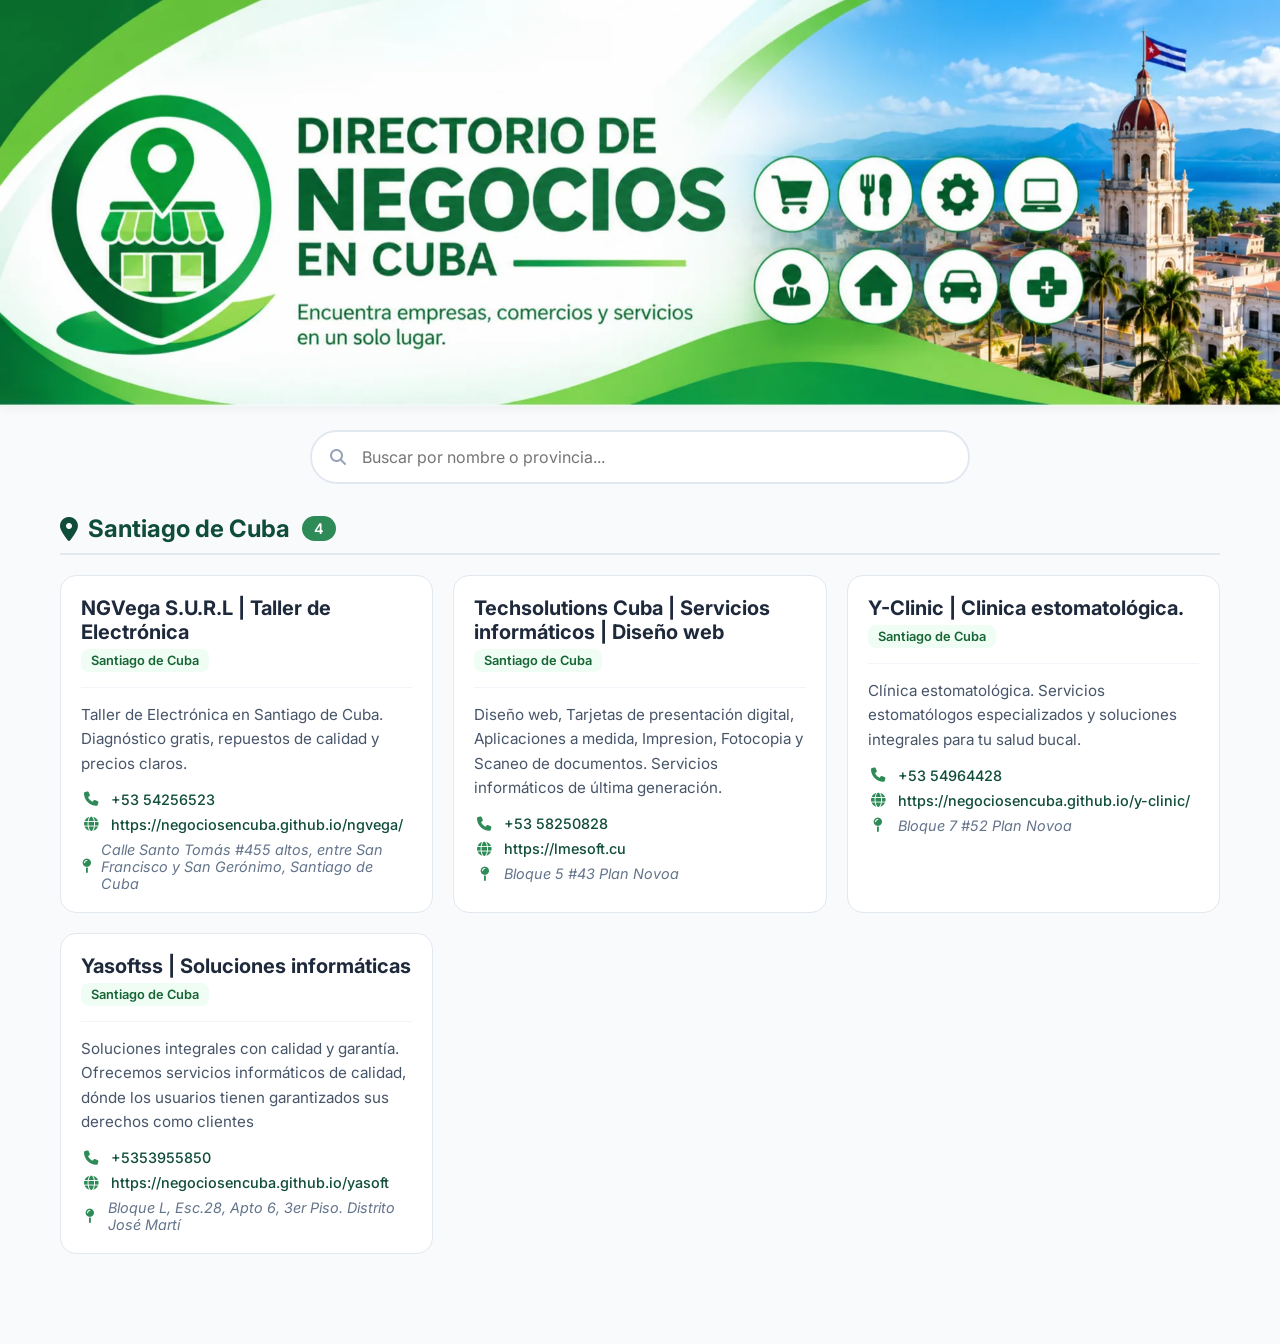
<file: index.html>
<!DOCTYPE html>
<html lang="es">
<head>
    <meta charset="UTF-8">
    <meta name="viewport" content="width=device-width, initial-scale=1.0">
    <title>Directorio de Negocios en Cuba | Encuentra servicios por provincia</title>
    <meta name="description" content="Directorio de negocios en Cuba organizado por provincia. Encuentra servicios, tiendas, clínicas, informática y más en Santiago de Cuba." />
    <meta name="keywords" content="Taller de Electrónica, Santiago de Cuba, Diseño web, Aplicaciones, Tarjetas digitales, Impresión, Fotocopias, Escaneo, Servicios técnicos informáticos y Copiado de memorias USB, servicios estomatólogos especializados. Puentes fijos" />
    <link rel="canonical" href="https://negociosencuba.github.io/" />
    <meta property="og:title" content="Directorio de Negocios en Cuba" />
    <meta property="og:description" content="Directorio de negocios cubanos organizado por provincia." />
    <meta property="og:type" content="website" />
    <meta property="og:url" content="https://negociosencuba.github.io/" />
    <link href="https://fonts.googleapis.com/css2?family=Inter:wght@400;600;700&display=swap" rel="stylesheet">
    <link rel="stylesheet" href="https://cdnjs.cloudflare.com/ajax/libs/font-awesome/6.4.0/css/all.min.css">
    
    <script type="application/ld+json">
{
  "@context": "https://schema.org",
  "@type": "ItemList",
  "name": "Directorio de Negocios en Cuba",
  "description": "Directorio de negocios cubanos organizado por provincia. Encuentra servicios, tiendas y más.",
  "url": "https://negociosencuba.github.io/",
  "numberOfItems": 4,
  "itemListElement": [
    {
      "@type": "ListItem",
      "position": 1,
      "item": {
        "@type": "LocalBusiness",
        "name": "NGVega S.U.R.L",
        "description": "En NGVega S.U.R.L reparamos celulares, pantallas, baterías, cámaras y problemas de carga. Diagnóstico gratis, repuestos de calidad y precios claros.",
        "telephone": "+53 54256523",
        "url": "https://negociosencuba.github.io/ngvega/",
        "address": {
          "@type": "PostalAddress",
          "streetAddress": "Calle Santo Tomás #455 altos, entre San Francisco y San Gerónimo, Santiago de Cuba",
          "addressLocality": "Santiago de Cuba",
          "addressCountry": "CU"
        }
      }
    },
    {
      "@type": "ListItem",
      "position": 2,
      "item": {
        "@type": "LocalBusiness",
        "name": "TechSolutions-Cuba",
        "description": "Techsolutions Cuba ofrece servicios de Diseño web, Tarjetas de presentación digital, Aplicaciones, Impresión, fotocopias y escaneo de documentos.",
        "telephone": "+53 58250828",
        "url": "https://lmesoft.cu",
        "address": {
          "@type": "PostalAddress",
          "streetAddress": "Bloque 5 #43 Plan Novoa",
          "addressLocality": "Santiago de Cuba",
          "addressCountry": "CU"
        }
      }
    },
    {
      "@type": "ListItem",
      "position": 3,
      "item": {
        "@type": "LocalBusiness",
        "name": "Y-Clinic",
        "description": "Y-Clinic ofrece servicios estomatólogos especializados. Puentes fijos, reconstrucciones, amalgamas y muchos más.",
        "telephone": "+53 54964428",
        "url": "https://negociosencuba.github.io/y-clinic/",
        "address": {
          "@type": "PostalAddress",
          "streetAddress": "Bloque 7 #52 Plan Novoa",
          "addressLocality": "Santiago de Cuba",
          "addressCountry": "CU"
        }
      }
    },
    {
      "@type": "ListItem",
      "position": 4,
      "item": {
        "@type": "LocalBusiness",
        "name": "Yasoft | Soluciones Seguras",
        "description": "Servicios informáticos de calidad.",
        "telephone": "+5353955850",
        "url": "https://negociosencuba.github.io/yasoft",
        "address": {
          "@type": "PostalAddress",
          "streetAddress": "Bloque L, Esc.28, Apto 6, 3er Piso. Distrito José Martí",
          "addressLocality": "Santiago de Cuba",
          "addressCountry": "CU"
        }
      }
    }
  ]
}
    </script>
    
    <style>
        :root { --p: #0F4C3A; --a: #2E8B57; --bg: #F8FAFC; --w: #ffffff; }
        * { box-sizing: border-box; margin: 0; padding: 0; font-family: 'Inter', sans-serif; }
        body { background: var(--bg); color: #334155; padding-bottom: 50px; }
        .hero { background: var(--w); padding: 0; text-align: center; box-shadow: 0 2px 10px rgba(0,0,0,0.05); margin-bottom: 24px; overflow: hidden; }
        .hero-banner { display: block; width: 100%; height: auto; max-width: 100%; object-fit: contain; object-position: center; }
        .search-box { max-width: 700px; margin: 0 auto 30px; position: relative; padding: 0 20px; }
        .search-box input { width: 100%; padding: 15px 20px 15px 50px; border-radius: 50px; border: 2px solid #E2E8F0; font-size: 1rem; transition: 0.3s; background: white; }
        .search-box input:focus { border-color: var(--a); outline: none; }
        .search-box i { position: absolute; left: 40px; top: 50%; transform: translateY(-50%); color: #94A3B8; }
        @media (max-width: 700px) { .hero-banner { width: 100%; height: auto; object-fit: contain; } .search-box { margin-bottom: 24px; } }
        .container { max-width: 1200px; margin: 0 auto; padding: 0 20px; }
        .province-block { margin-bottom: 40px; animation: fade 0.5s ease; }
        .province-title { display: flex; align-items: center; gap: 12px; margin-bottom: 20px; padding-bottom: 10px; border-bottom: 2px solid #E2E8F0; }
        .province-title h2 { color: var(--p); font-size: 1.5rem; display: flex; align-items: center; gap: 10px; }
        .count { background: var(--a); color: white; padding: 4px 12px; border-radius: 20px; font-weight: 600; font-size: 0.9rem; }
        .biz-grid { display: grid; grid-template-columns: repeat(auto-fill, minmax(280px, 1fr)); gap: 20px; }
        .biz-card { background: var(--w); border-radius: 16px; padding: 20px; border: 1px solid #E2E8F0; transition: transform 0.2s, box-shadow 0.2s; }
        .biz-card:hover { transform: translateY(-5px); box-shadow: 0 10px 20px rgba(0,0,0,0.05); border-color: var(--a); }
        .biz-header { margin-bottom: 15px; padding-bottom: 15px; border-bottom:1px solid #F1F5F9; }
        .biz-title { font-weight: 700; font-size: 1.25rem; color: #1E293B; margin-bottom: 5px; }
        .biz-prov { display: inline-block; background: #F0FDF4; color: #166534; padding: 4px 10px; border-radius: 8px; font-size: 0.8rem; font-weight: 600; }
        .biz-body { font-size: 0.95rem; color: #475569; }
        .biz-desc { margin-bottom: 15px; line-height: 1.6; min-height: 3.5em; }
        .biz-meta { display: flex; flex-direction: column; gap: 8px; margin-top: 15px; }
        .meta-item { display: flex; align-items: center; gap: 10px; color: #64748B; font-size: 0.9rem; }
        .meta-item i { color: var(--a); width: 20px; text-align: center; }
        .meta-item a { color: var(--p); text-decoration: none; font-weight: 500; transition: 0.2s; }
        .meta-item a:hover { color: var(--a); text-decoration: underline; }
        .no-results { text-align: center; padding: 40px; color: #94A3B8; display: none; }
        @keyframes fade { from{opacity:0;transform:translateY(10px);} to{opacity:1;transform:translateY(0);} }
    </style>
</head>
<body>
    <header class="hero">
        <img class="hero-banner" src="banner-directorio.webp" alt="Directorio de Negocios en Cuba - Encuentra servicios por provincia" loading="lazy" />
    </header>
    <div class="search-box">
        <i class="fas fa-search"></i><input type="text" id="searchInput" placeholder="Buscar por nombre o provincia...">
    </div>
    <div class="container" id="mainContainer">
        
                    <section class="province-block">
                        <div class="province-title">
                            <h2><i class="fas fa-map-marker-alt"></i> Santiago de Cuba</h2>
                            <span class="count">4</span>
                        </div>
                        <div class="biz-grid">
                    <div class="biz-card">
                        <div class="biz-header">
                            <div class="biz-title">NGVega S.U.R.L | Taller de Electrónica</div>
                            <div class="biz-prov">Santiago de Cuba</div>
                        </div>
                        <div class="biz-body">
                            <p class="biz-desc">Taller de Electrónica en Santiago de Cuba. Diagnóstico gratis, repuestos de calidad y precios claros.</p>
                            <div class="biz-meta">
                                <div class="meta-item"><i class="fas fa-phone"></i> <a href="tel:+53 54256523" rel="nofollow">+53 54256523</a></div>
                                <div class="meta-item"><i class="fas fa-globe"></i> <a href="https://negociosencuba.github.io/ngvega/" target="_blank" rel="nofollow">https://negociosencuba.github.io/ngvega/</a></div>
                                <div class="meta-item"><i class="fas fa-map-pin"></i> <address style="display:inline;">Calle Santo Tomás #455 altos, entre San Francisco y San Gerónimo, Santiago de Cuba</address></div>
                            </div>
                        </div>
                    </div>
                
                    <div class="biz-card">
                        <div class="biz-header">
                            <div class="biz-title">Techsolutions Cuba | Servicios informáticos | Diseño web</div>
                            <div class="biz-prov">Santiago de Cuba</div>
                        </div>
                        <div class="biz-body">
                            <p class="biz-desc">Diseño web, Tarjetas de presentación digital, Aplicaciones a medida, Impresion, Fotocopia y Scaneo de documentos. Servicios informáticos de última generación.</p>
                            <div class="biz-meta">
                                <div class="meta-item"><i class="fas fa-phone"></i> <a href="tel:+53 58250828" rel="nofollow">+53 58250828</a></div>
                                <div class="meta-item"><i class="fas fa-globe"></i> <a href="https://lmesoft.cu" target="_blank" rel="nofollow">https://lmesoft.cu</a></div>
                                <div class="meta-item"><i class="fas fa-map-pin"></i> <address style="display:inline;">Bloque 5 #43 Plan Novoa</address></div>
                            </div>
                        </div>
                    </div>
                
                    <div class="biz-card">
                        <div class="biz-header">
                            <div class="biz-title">Y-Clinic | Clinica estomatológica.</div>
                            <div class="biz-prov">Santiago de Cuba</div>
                        </div>
                        <div class="biz-body">
                            <p class="biz-desc">Clínica estomatológica. Servicios estomatólogos especializados y soluciones integrales para tu salud bucal.</p>
                            <div class="biz-meta">
                                <div class="meta-item"><i class="fas fa-phone"></i> <a href="tel:+53 54964428" rel="nofollow">+53 54964428</a></div>
                                <div class="meta-item"><i class="fas fa-globe"></i> <a href="https://negociosencuba.github.io/y-clinic/" target="_blank" rel="nofollow">https://negociosencuba.github.io/y-clinic/</a></div>
                                <div class="meta-item"><i class="fas fa-map-pin"></i> <address style="display:inline;">Bloque 7 #52 Plan Novoa</address></div>
                            </div>
                        </div>
                    </div>
                
                    <div class="biz-card">
                        <div class="biz-header">
                            <div class="biz-title">Yasoftss | Soluciones informáticas</div>
                            <div class="biz-prov">Santiago de Cuba</div>
                        </div>
                        <div class="biz-body">
                            <p class="biz-desc">Soluciones integrales con calidad y garantía. Ofrecemos servicios informáticos de calidad, dónde los usuarios tienen garantizados sus derechos como clientes</p>
                            <div class="biz-meta">
                                <div class="meta-item"><i class="fas fa-phone"></i> <a href="tel:+5353955850" rel="nofollow">+5353955850</a></div>
                                <div class="meta-item"><i class="fas fa-globe"></i> <a href="https://negociosencuba.github.io/yasoft" target="_blank" rel="nofollow">https://negociosencuba.github.io/yasoft</a></div>
                                <div class="meta-item"><i class="fas fa-map-pin"></i> <address style="display:inline;">Bloque L, Esc.28, Apto 6, 3er Piso. Distrito José Martí</address></div>
                            </div>
                        </div>
                    </div>
                </div>
                    </section>
                
    </div>
    <div id="noResults" class="no-results"><h3>No se encontraron resultados</h3></div>

    <script>
        const searchInput = document.getElementById('searchInput');
        const container = document.getElementById('mainContainer');
        const noResults = document.getElementById('noResults');
        
        searchInput.addEventListener('input', function() {
            const term = this.value.toLowerCase().trim();
            const blocks = document.querySelectorAll('.province-block');
            let visibleCount = 0;

            blocks.forEach(block => {
                const cards = block.querySelectorAll('.biz-card');
                let hasVisibleCards = false;

                cards.forEach(card => {
                    const text = card.innerText.toLowerCase();
                    const match = text.includes(term);
                    card.style.display = match ? 'block' : 'none';
                    if (match) hasVisibleCards = true;
                });

                block.style.display = hasVisibleCards ? 'block' : 'none';
                if (hasVisibleCards) visibleCount++;
            });

            noResults.style.display = (visibleCount === 0 && term !== '') ? 'block' : 'none';
        });
    </script>
</body>
</html>
</file>
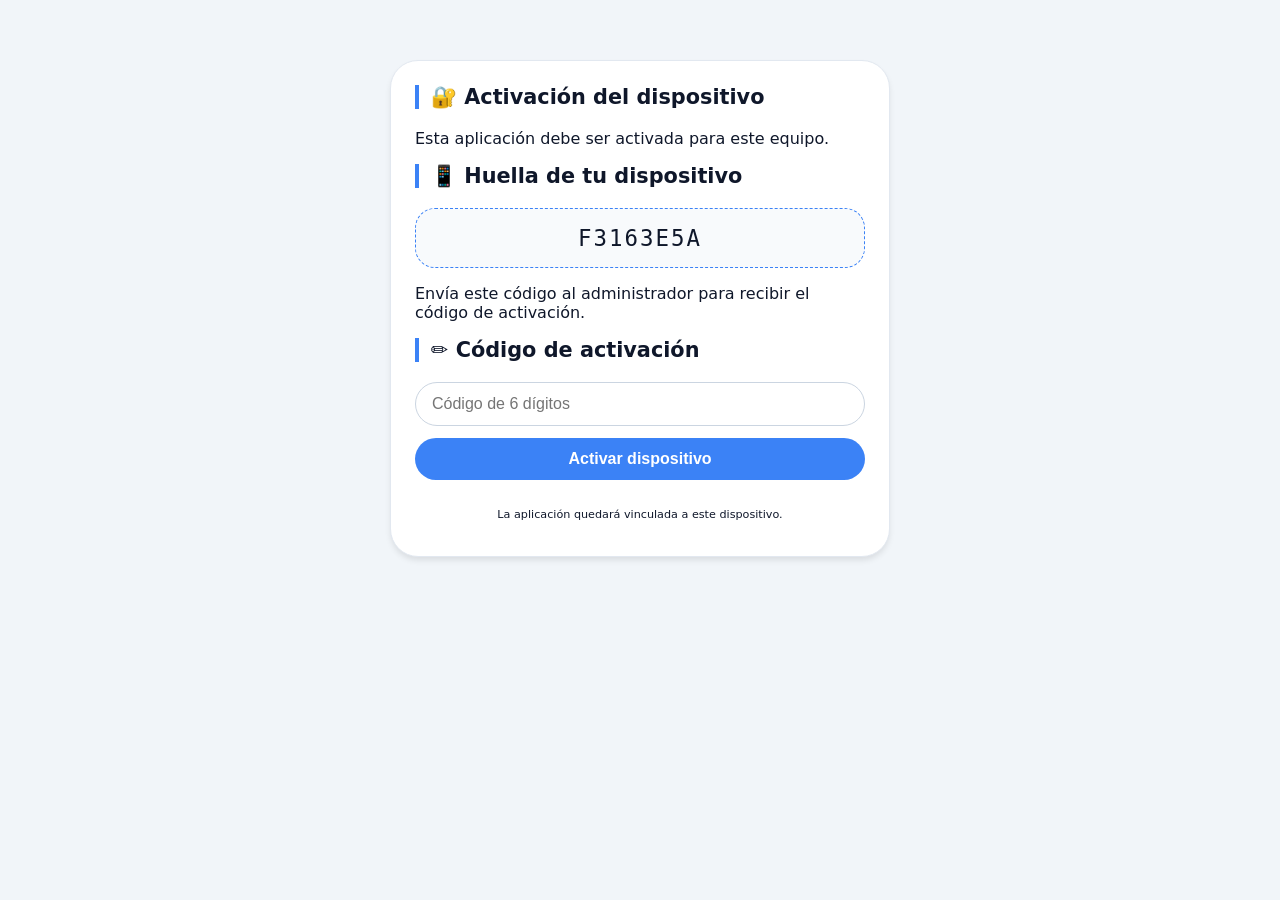
<file: plantilla.html>
<!DOCTYPE html>
<meta name="google-site-verification" content="jCRP7oXPnLuYq1XT9pRvhpwrmQiZrM2nfrgANGMcyxs" />
<html lang="es">
<head>
    <meta charset="UTF-8">
    <meta name="viewport" content="width=device-width, initial-scale=1.0">
    <title>App Activación por Huella</title>
    <style>
        *{box-sizing:border-box}body{font-family:system-ui, -apple-system, 'Segoe UI', Roboto;background:#f1f5f9;color:#0f172a;padding:20px;margin:0}.container{max-width:500px;margin:0 auto}.card{background:white;border-radius:28px;padding:24px;margin-top:40px;box-shadow:0 4px 6px -1px rgba(0,0,0,0.1);border:1px solid #e2e8f0}.card-title{font-size:1.3rem;font-weight:600;margin-bottom:20px;border-left:4px solid #3b82f6;padding-left:12px}input,button{width:100%;padding:12px 16px;margin-bottom:12px;border-radius:60px;border:1px solid #cbd5e1;font-size:16px}button{background:#3b82f6;color:white;font-weight:600;border:none;cursor:pointer}.fingerprint-box{background:#f8fafc;border-radius:20px;padding:16px;text-align:center;font-family:monospace;font-size:1.4rem;letter-spacing:2px;margin:16px 0;border:1px dashed #3b82f6}.mensaje{background:#ef4444;color:white;padding:10px;border-radius:60px;text-align:center;margin-top:12px;display:none}.contenido-app{display:none}
    </style>
</head>
<body>
<div class="container">
    <div id="activacionScreen" class="card">
        <div class="card-title">🔐 Activación del dispositivo</div>
        <p>Esta aplicación debe ser activada para este equipo.</p>
        <div class="card-title">📱 Huella de tu dispositivo</div>
        <div class="fingerprint-box" id="fingerprintDisplay">Calculando...</div>
        <p>Envía este código al administrador para recibir el código de activación.</p>
        <div class="card-title">✏️ Código de activación</div>
        <input type="text" id="codigoActivacion" placeholder="Código de 6 dígitos">
        <button id="btnActivar">Activar dispositivo</button>
        <div id="activacionMsg" class="mensaje"></div>
        <p style="font-size:0.7rem; text-align:center; margin-top:16px;">La aplicación quedará vinculada a este dispositivo.</p>
    </div>
    <div id="contenidoApp" class="contenido-app">
        <h1>📱 Mi Aplicación</h1>
        <p>Contenido protegido. El dispositivo está activado correctamente.</p>
    </div>
</div>
<script>
    // Clave maestra ofuscada en Base64: "$7021$" -> "JDcwMjEk"
    const SECRET_KEY_B64 = "JDcwMjEk";
    function obtenerClaveMaestra() {
        return atob(SECRET_KEY_B64);
    }

    function obtenerHuellaDispositivo() {
        const screenRes = `${screen.width}x${screen.height}x${screen.colorDepth}`;
        const timezone = Intl.DateTimeFormat().resolvedOptions().timeZone;
        const language = navigator.language;
        const hardware = navigator.hardwareConcurrency || 'unknown';
        const userAgent = navigator.userAgent;
        let canvasFP = '';
        try {
            const canvas = document.createElement('canvas');
            const ctx = canvas.getContext('2d');
            ctx.textBaseline = "top";
            ctx.font = "14px Arial";
            ctx.fillStyle = "#f60";
            ctx.fillRect(0, 0, 100, 50);
            ctx.fillStyle = "#069";
            ctx.fillText("Huella", 2, 15);
            canvasFP = canvas.toDataURL();
        } catch(e) { canvasFP = 'no-canvas'; }
        let webglFP = '';
        try {
            const canvas = document.createElement('canvas');
            const gl = canvas.getContext('webgl') || canvas.getContext('experimental-webgl');
            if (gl) {
                const debugInfo = gl.getExtension('WEBGL_debug_renderer_info');
                if (debugInfo) webglFP = gl.getParameter(debugInfo.UNMASKED_RENDERER_WEBGL) || '';
            }
        } catch(e) { webglFP = 'no-webgl'; }
        const raw = `${screenRes}|${timezone}|${language}|${hardware}|${userAgent}|${canvasFP}|${webglFP}`;
        let hash = 0;
        for (let i = 0; i < raw.length; i++) {
            hash = ((hash << 5) - hash) + raw.charCodeAt(i);
            hash |= 0;
        }
        return (hash >>> 0).toString(16).padStart(8, '0').toUpperCase();
    }

    function generarCodigoActivacion(huella, claveSecreta) {
        const input = huella + claveSecreta;
        let hash = 0;
        for (let i = 0; i < input.length; i++) {
            hash = ((hash << 5) - hash) + input.charCodeAt(i);
            hash |= 0;
        }
        return Math.abs(hash % 1000000).toString().padStart(6, '0');
    }

    function verificarActivacion() {
        const huellaGuardada = localStorage.getItem('dispositivo_huella');
        const activado = localStorage.getItem('dispositivo_activado');
        if (activado === 'true' && huellaGuardada) {
            const huellaActual = obtenerHuellaDispositivo();
            if (huellaActual === huellaGuardada) return true;
        }
        return false;
    }

    function activarDispositivo(codigoIngresado) {
        const huellaActual = obtenerHuellaDispositivo();
        const clave = obtenerClaveMaestra();
        const codigoEsperado = generarCodigoActivacion(huellaActual, clave);
        if (codigoIngresado === codigoEsperado) {
            localStorage.setItem('dispositivo_activado', 'true');
            localStorage.setItem('dispositivo_huella', huellaActual);
            return true;
        }
        return false;
    }

    window.addEventListener('load', () => {
        const activacionDiv = document.getElementById('activacionScreen');
        const contenidoDiv = document.getElementById('contenidoApp');
        const fingerprintSpan = document.getElementById('fingerprintDisplay');
        if (!verificarActivacion()) {
            const huella = obtenerHuellaDispositivo();
            fingerprintSpan.innerText = huella;
            activacionDiv.style.display = 'block';
            contenidoDiv.style.display = 'none';
            document.getElementById('btnActivar').addEventListener('click', () => {
                const codigo = document.getElementById('codigoActivacion').value.trim();
                if (activarDispositivo(codigo)) {
                    location.reload();
                } else {
                    const msg = document.getElementById('activacionMsg');
                    msg.innerText = 'Código incorrecto. Verifica con el administrador.';
                    msg.style.display = 'block';
                    setTimeout(() => msg.style.display = 'none', 3000);
                }
            });
        } else {
            activacionDiv.style.display = 'none';
            contenidoDiv.style.display = 'block';
        }
    });
</script>
</body>
</html>
</file>
